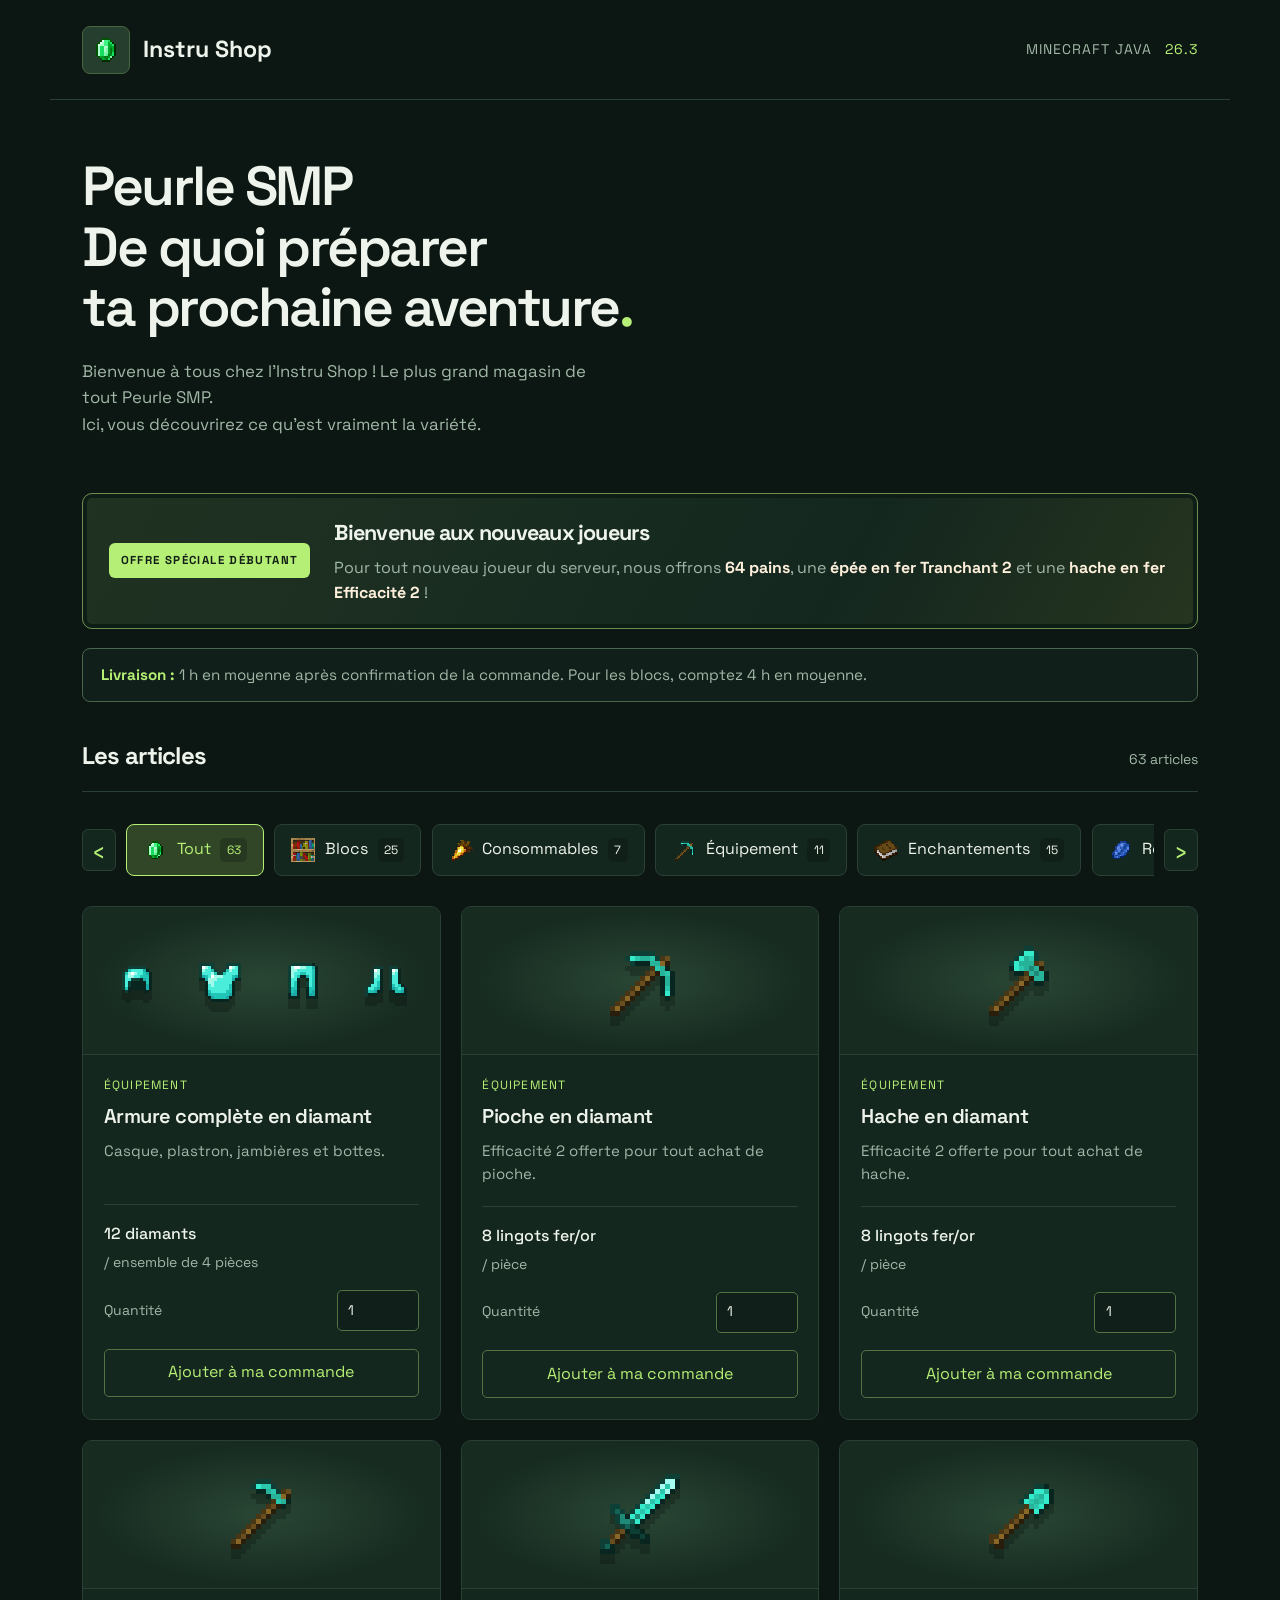
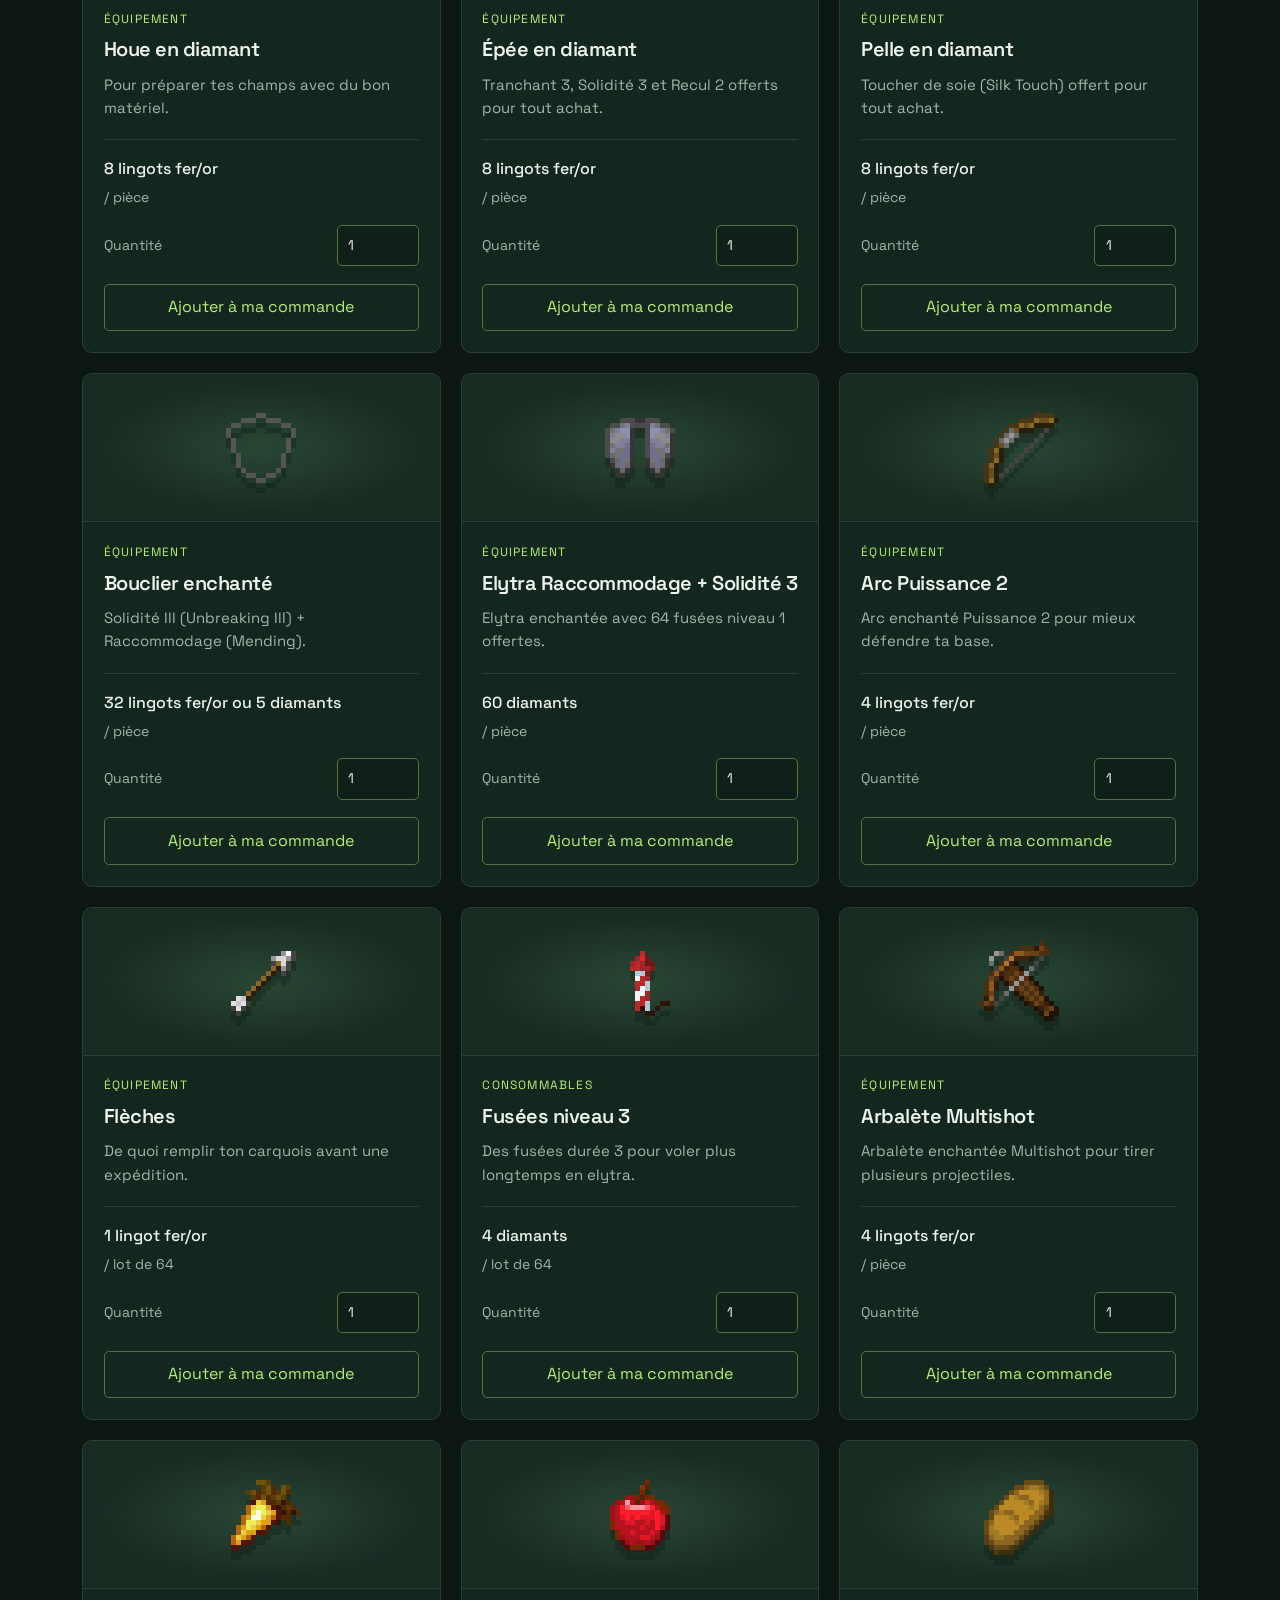
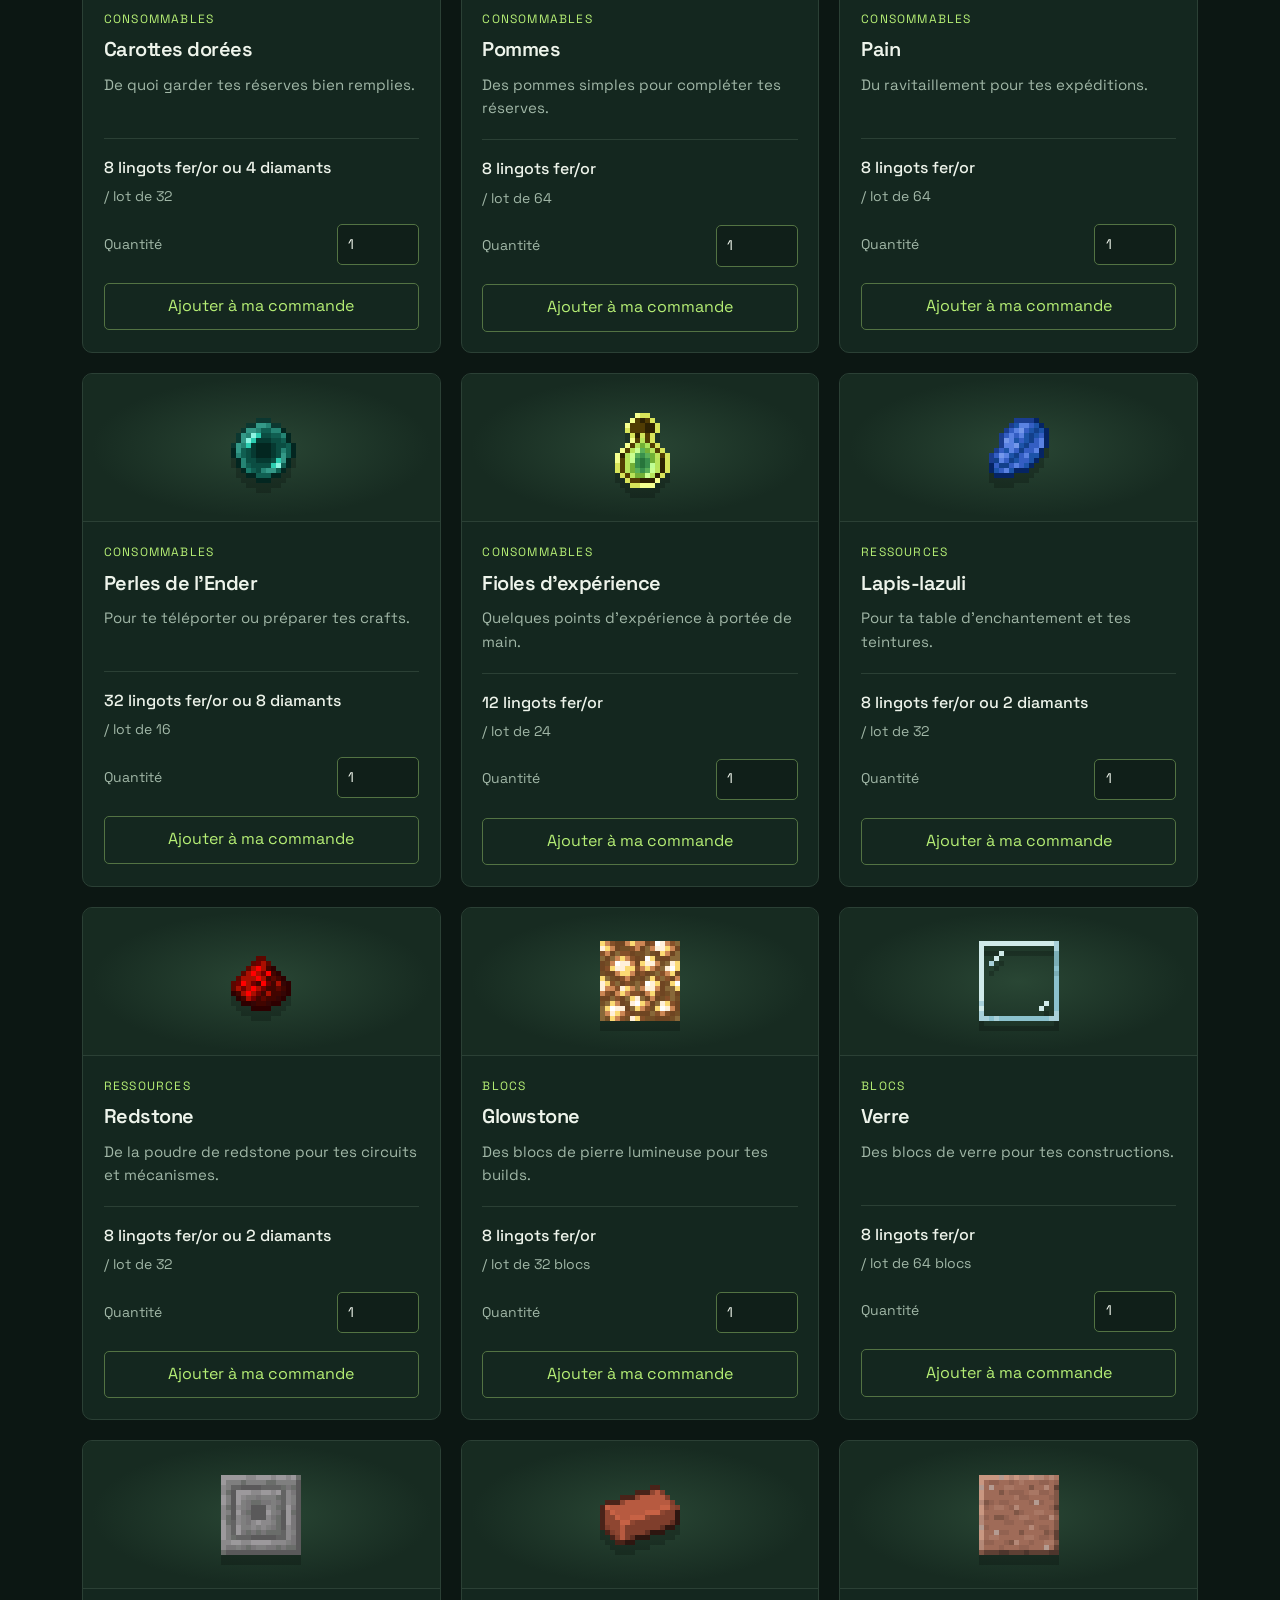
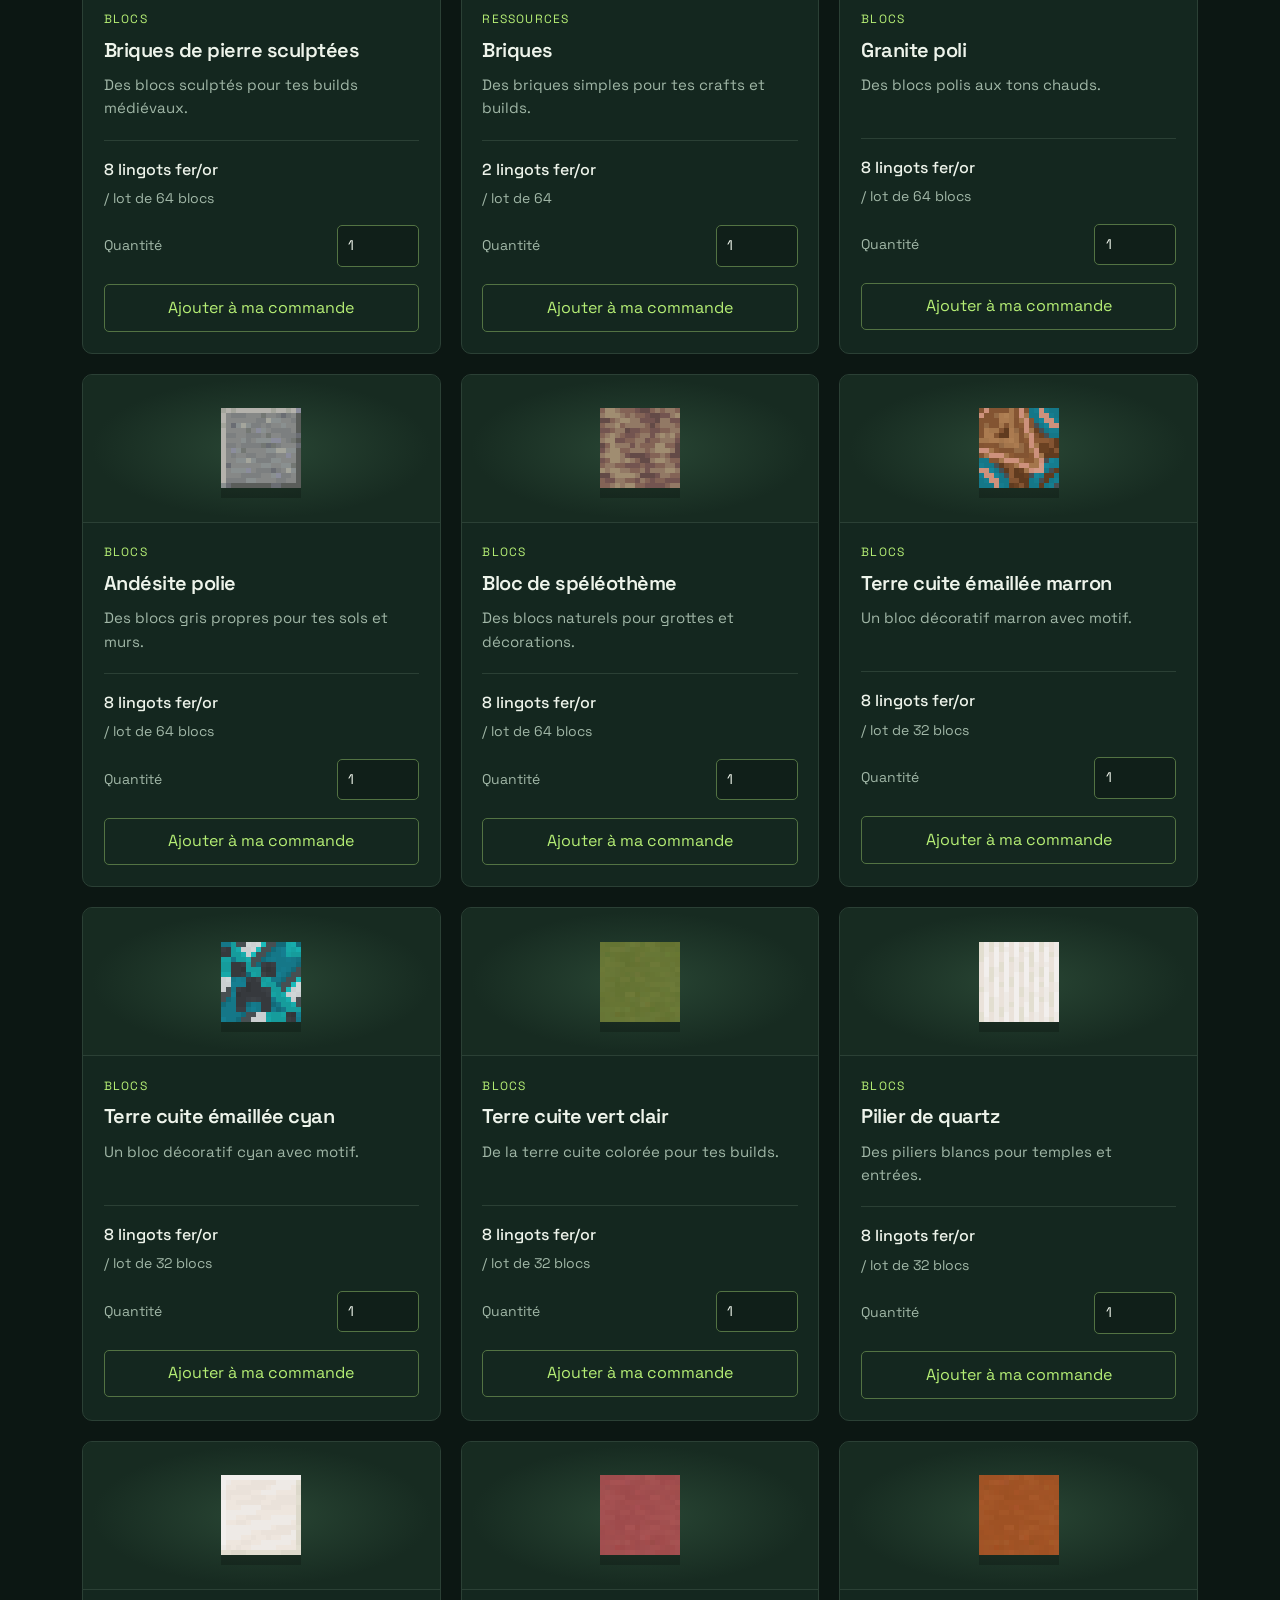
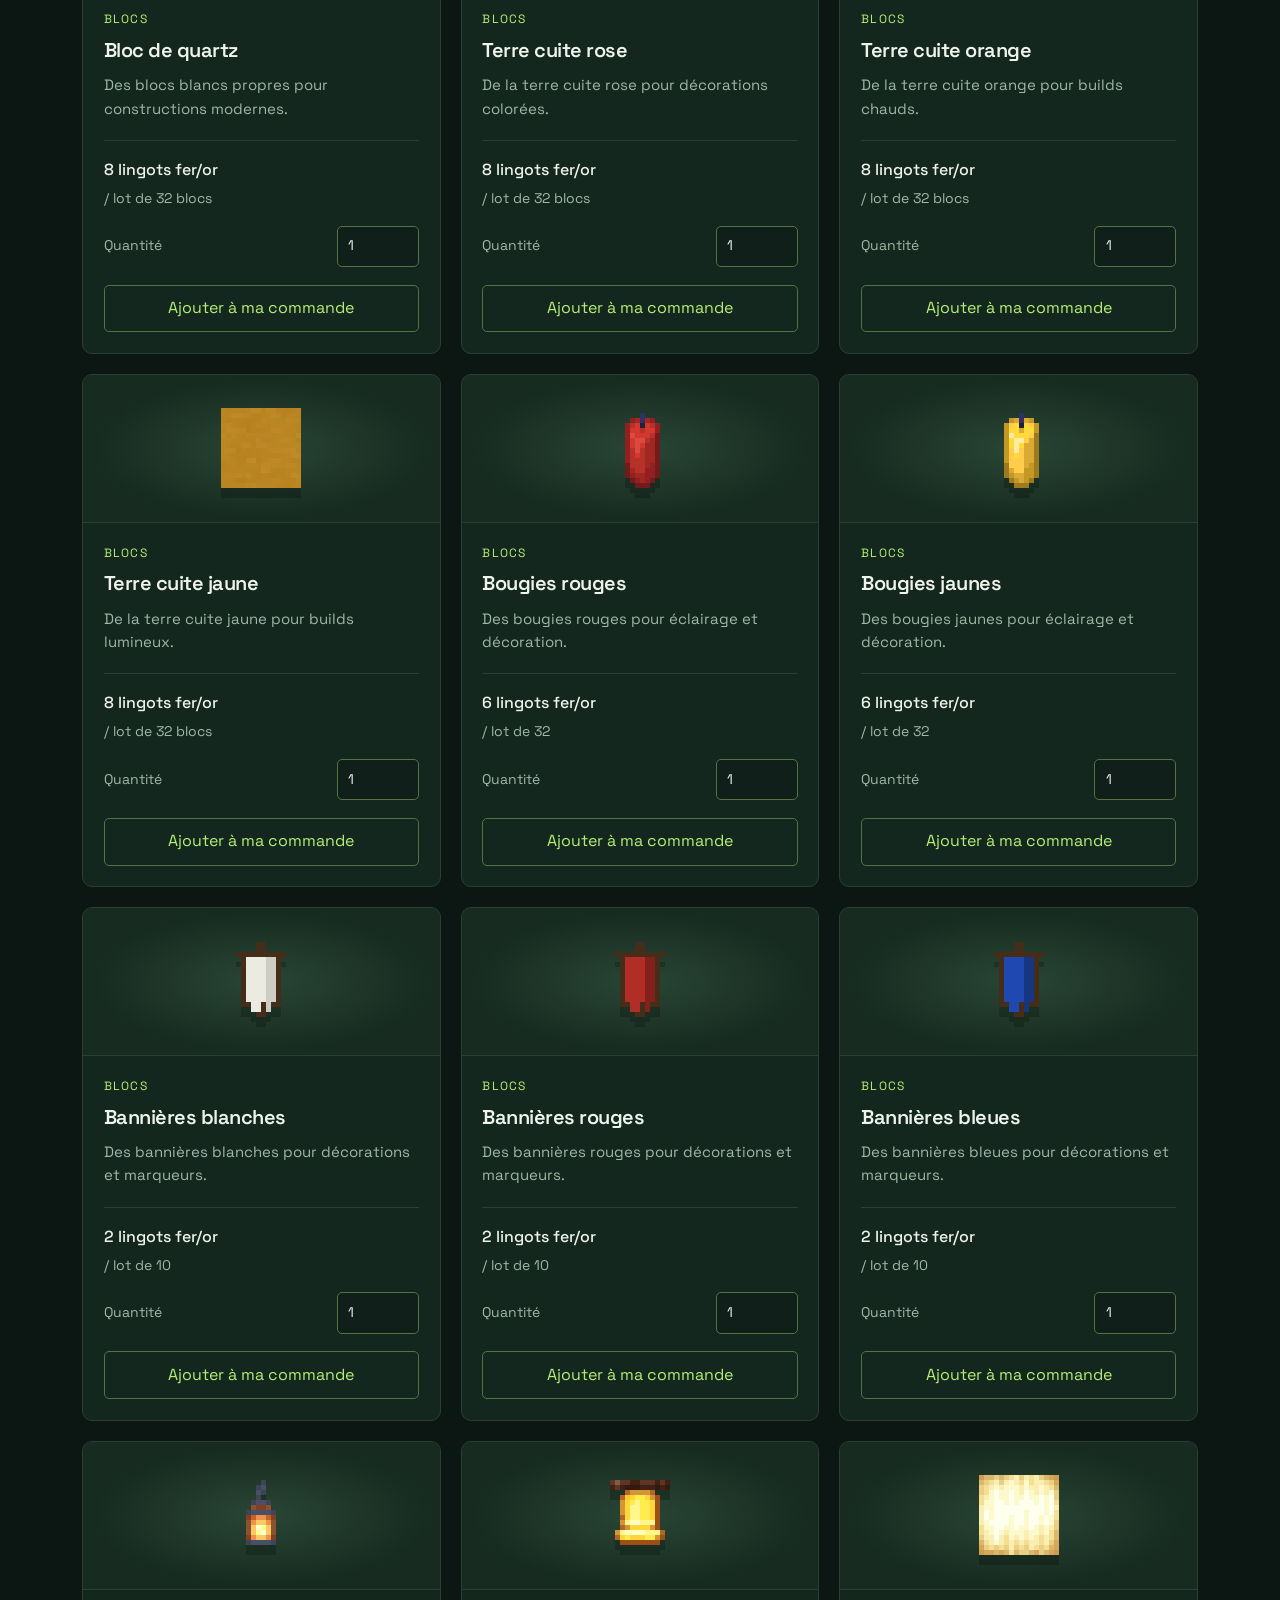
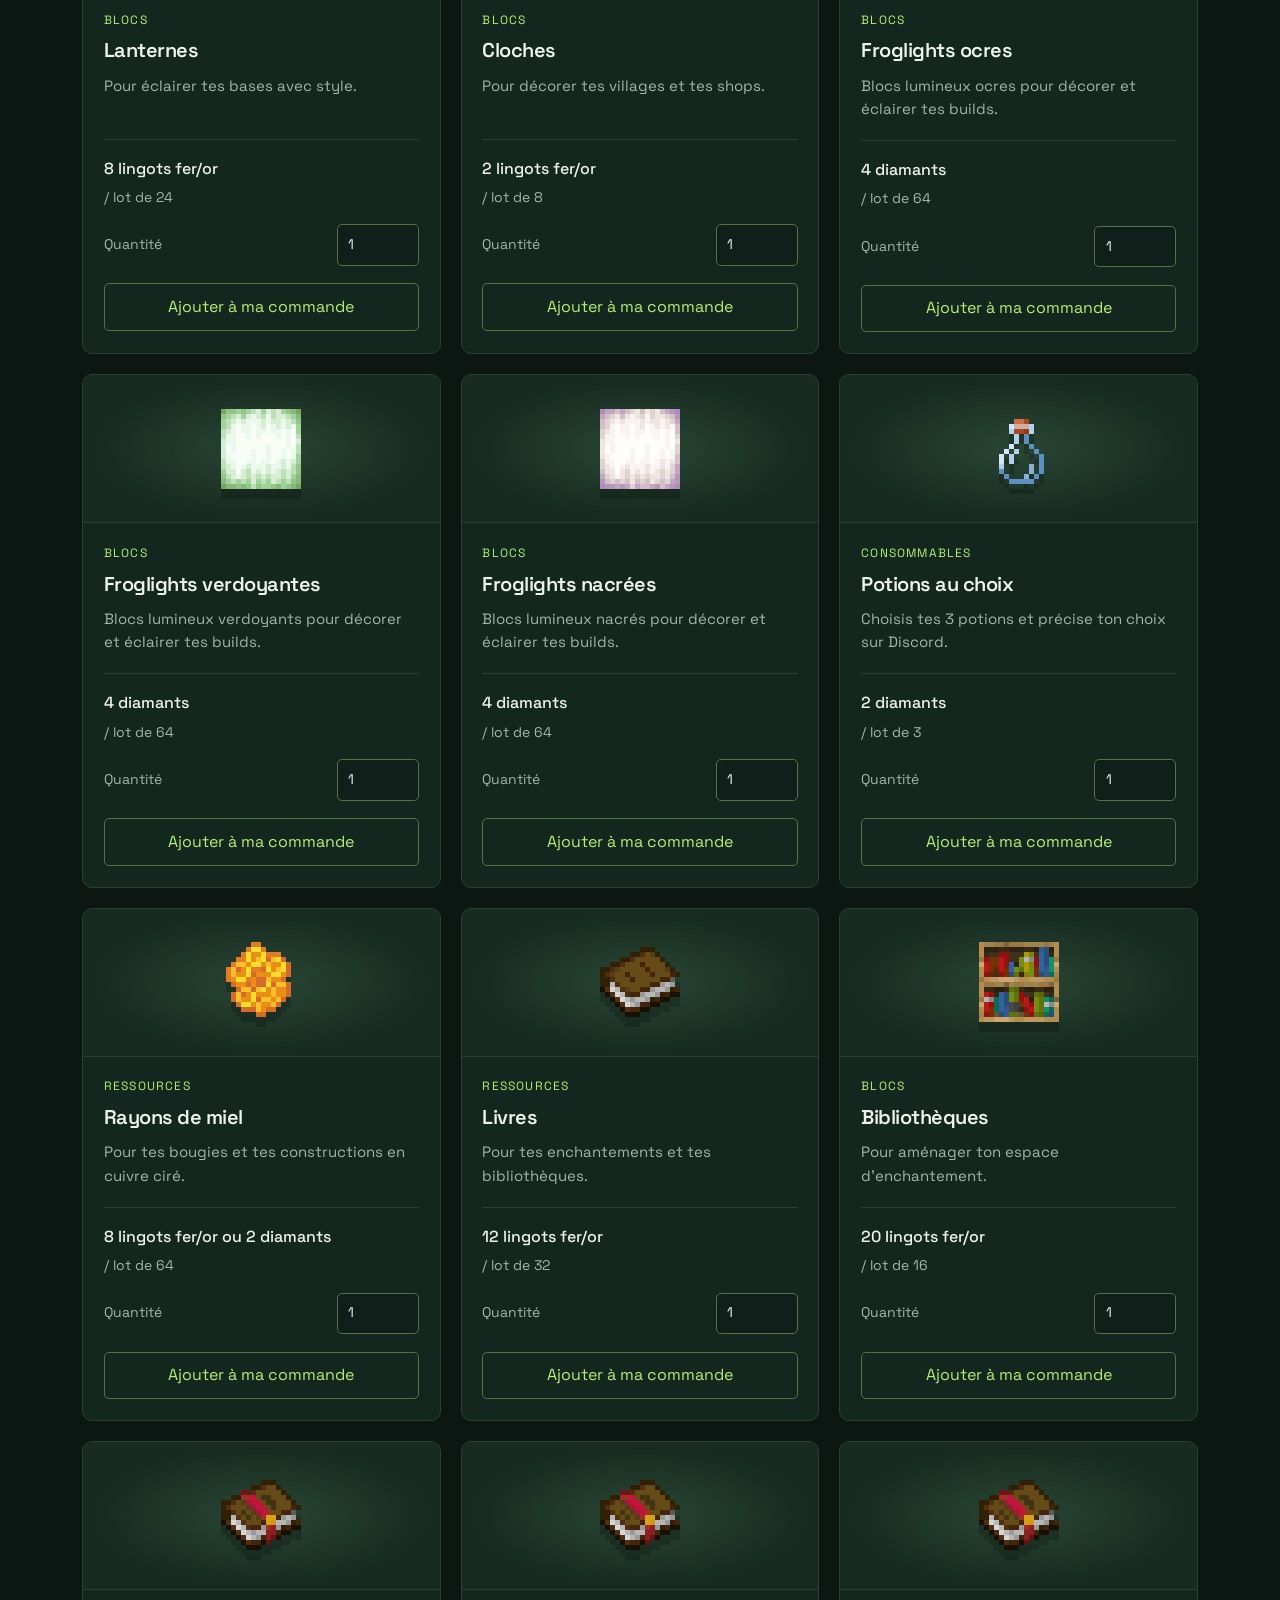
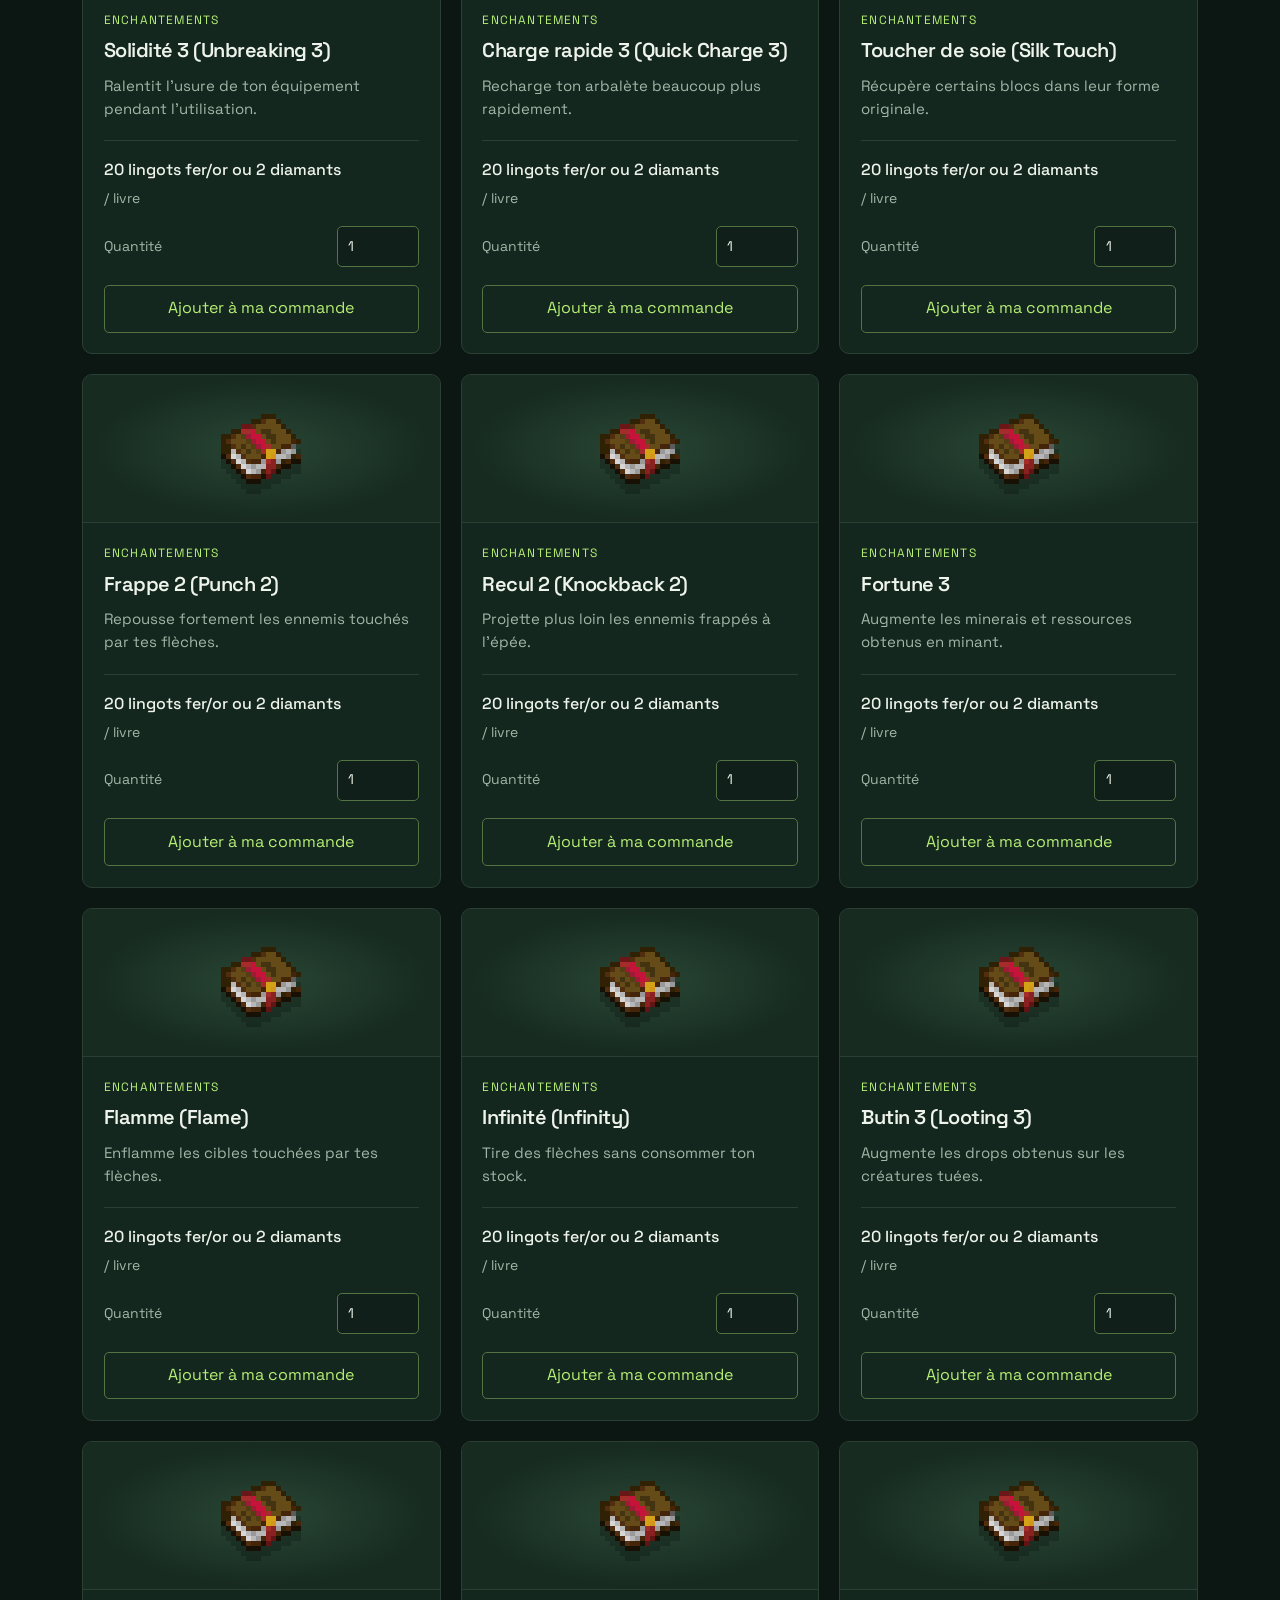
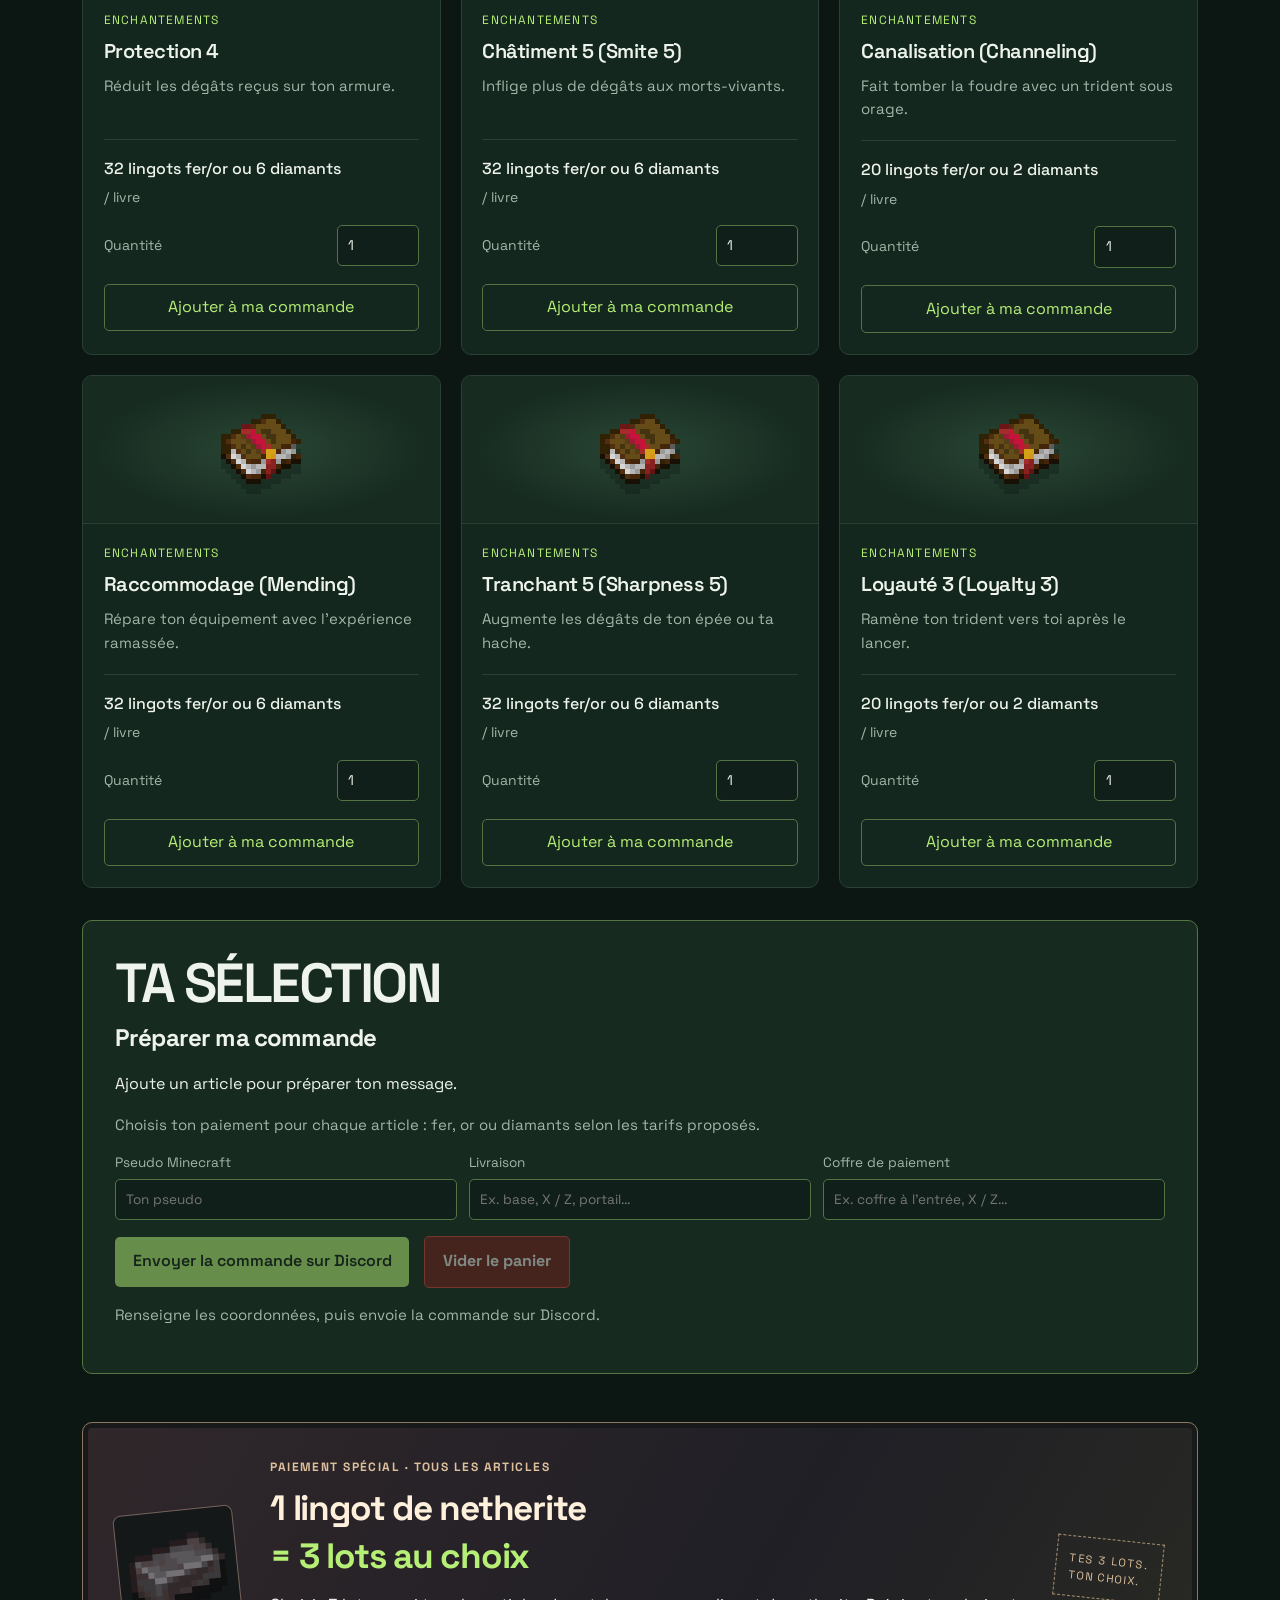
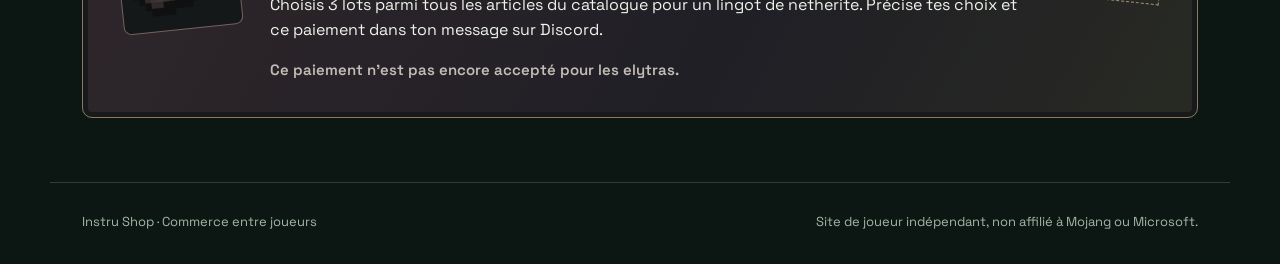
<file: index.html>
<!doctype html>
<html lang="fr">
<head>
  <meta charset="UTF-8">
  <meta name="viewport" content="width=device-width, initial-scale=1">
  <meta name="theme-color" content="#10241e">
  <meta name="description" content="Bienvenue à tous chez l’Instru Shop ! Le plus grand magasin de tout Peurle SMP.">
  <title>Instru Shop — Peurle SMP</title>
  <link rel="icon" href="[data-uri]" type="image/png">
  <link rel="stylesheet" href="./style.css?v=18">
  <script src="./config.js?v=2" defer></script>
  <script src="./images.js?v=21" defer></script><script src="./catalogue.js?v=42" defer></script>
  <script src="./pricing.js?v=3" defer></script>
  <script src="./app.js?v=26" defer></script>
  <!-- pages-refresh: 2026-09-26 15:20:00 -->
</head>
<body>
  <a class="skip-link" href="#catalogue">Aller au catalogue</a>
  <header class="site-header">
    <a class="brand" href="./" aria-label="Accueil de la boutique">
      <span class="brand-icon"><img src="[data-uri]" alt="" width="32" height="32"></span>
      <span id="shop-name">Instru Shop</span>
    </a>
    <span class="edition">MINECRAFT JAVA <span>26.3</span></span>
  </header>
  <main>
    <section class="intro" aria-labelledby="page-title">
      <div>
        <p class="eyebrow" id="server-name">Peurle SMP</p>
        <h1 id="page-title">De quoi préparer<br>ta prochaine aventure<span>.</span></h1>
        <p class="intro-copy" id="shop-description">Bienvenue à tous chez l’Instru Shop ! Le plus grand magasin de tout Peurle SMP.
Ici, vous découvrirez ce qu’est vraiment la variété.</p>
      </div>
    </section>
    <section class="starter-offer" aria-labelledby="starter-title">
      <div class="starter-badge">OFFRE SPÉCIALE DÉBUTANT</div>
      <div>
        <h2 id="starter-title">Bienvenue aux nouveaux joueurs</h2>
        <p>Pour tout nouveau joueur du serveur, nous offrons <strong>64 pains</strong>, une <strong>épée en fer Tranchant 2</strong> et une <strong>hache en fer Efficacité 2</strong> !</p>
      </div>
    </section>
    <aside class="delivery-note" aria-label="Information de livraison">
      <strong>Livraison :</strong> 1 h en moyenne après confirmation de la commande. Pour les blocs, comptez 4 h en moyenne.
    </aside>
    <section id="catalogue" aria-labelledby="catalogue-title">
      <div class="section-heading"><h2 id="catalogue-title">Les articles</h2><span id="article-count"></span></div>
      <nav class="shelf-carousel" aria-label="Rayons de la boutique">
        <button class="shelf-arrow" id="shelf-prev" type="button" aria-label="Faire défiler les rayons vers la gauche">‹</button>
        <div class="shelf-track" id="shelf-track"></div>
        <button class="shelf-arrow" id="shelf-next" type="button" aria-label="Faire défiler les rayons vers la droite">›</button>
      </nav>
      <p class="shelf-status" id="shelf-status" role="status" aria-live="polite"></p>
      <div class="product-grid" id="products"></div>
      <noscript><p>Active JavaScript pour afficher les articles de la boutique.</p></noscript>
    </section>
    <section class="order-panel" id="order-panel" hidden aria-labelledby="order-title">
      <div><p class="eyebrow">TA SÉLECTION</p><h2 id="order-title">Préparer ma commande</h2></div>
      <p id="order-empty">Ajoute un article pour préparer ton message.</p>
      <p class="order-help">Choisis ton paiement pour chaque article : fer, or ou diamants selon les tarifs proposés.</p>
      <ul id="order-items"></ul>
      <div class="order-total" id="order-total"></div>
      <div class="order-coordinates" aria-label="Informations de commande">
        <label>Pseudo Minecraft<input id="customer-name" autocomplete="nickname" placeholder="Ton pseudo"></label>
        <label>Livraison<input id="delivery-location" autocomplete="off" placeholder="Ex. base, X / Z, portail..."></label>
        <label>Coffre de paiement<input id="payment-chest" autocomplete="off" placeholder="Ex. coffre à l’entrée, X / Z..."></label>
      </div>
      <button type="button" class="primary-button" id="send-order" hidden disabled>Envoyer la commande sur Discord</button>
      <button type="button" class="danger-button" id="clear-cart" disabled>Vider le panier</button>
      <p class="order-help" id="order-help"></p>
      <p role="status" aria-live="polite" id="copy-status"></p>
      <textarea id="order-fallback" aria-label="Message de commande à copier manuellement" readonly hidden></textarea>
    </section>
    <section class="netherite-offer" aria-labelledby="netherite-title">
      <div class="netherite-emblem" aria-hidden="true"><img src="[data-uri]" alt="" width="96" height="96"></div>
      <div class="netherite-copy">
        <p class="netherite-label">PAIEMENT SPÉCIAL · TOUS LES ARTICLES</p>
        <h2 id="netherite-title">1 lingot de netherite<span> = 3 lots au choix</span></h2>
        <p>Choisis 3 lots parmi tous les articles du catalogue pour un lingot de netherite. Précise tes choix et ce paiement dans ton message sur Discord.</p>
        <p class="netherite-note">Ce paiement n’est pas encore accepté pour les elytras.</p>
      </div>
      <span class="netherite-stamp">TES 3 LOTS.<br>TON CHOIX.</span>
    </section>
    <div class="cart-toast" id="cart-toast" role="status" aria-live="polite" hidden></div>
  </main>
  <footer><span id="footer-brand">Instru Shop · Commerce entre joueurs</span><span>Site de joueur indépendant, non affilié à Mojang ou Microsoft.</span></footer>
</body>
</html>
</file>
<file: style.css>
@import url('https://fonts.googleapis.com/css2?family=Space+Grotesk:wght@400;500;600;700&display=swap');
:root{color-scheme:dark;--bg:#0c1713;--panel:#14271f;--line:#2b4035;--text:#eef4eb;--muted:#a1b7a7;--accent:#b6ef75;font-family:'Space Grotesk',system-ui,sans-serif;font-size:16px}
*{box-sizing:border-box}body{margin:0;background:var(--bg);color:var(--text);line-height:1.55}a{color:inherit}button,textarea{font:inherit}button{cursor:pointer}button:disabled{cursor:default;opacity:.5}[hidden]{display:none!important}:focus-visible{outline:3px solid var(--accent);outline-offset:5px}.skip-link{position:absolute;top:-100px;left:1rem;background:var(--accent);color:var(--bg);padding:1rem;z-index:10}.skip-link:focus{top:1rem}.site-header,main,footer{max-width:1180px;margin:auto;padding-left:2rem;padding-right:2rem}.site-header{min-height:100px;display:flex;align-items:center;justify-content:space-between;border-bottom:1px solid var(--line);gap:1rem}.brand{font-weight:700;font-size:1.45rem;display:flex;align-items:center;gap:.8rem;text-decoration:none}.brand-icon{display:grid;place-items:center;width:48px;height:48px;background:#263e2d;border:1px solid #456641;border-radius:8px}.brand img,.product-image img{image-rendering:pixelated;object-fit:contain}.edition{font-size:.875rem;color:var(--muted);letter-spacing:.07em}.edition span{color:var(--accent);margin-left:.5rem}.intro{display:grid;grid-template-columns:1fr;gap:3rem;align-items:center;padding:3.5rem 0}.eyebrow,h1{font-size:clamp(2.1rem,4.3vw,3.7rem);font-weight:600;line-height:1.1;letter-spacing:-.045em;margin:0}h1>span{color:var(--accent)}.intro-copy{max-width:530px;color:var(--muted);margin:1.3rem 0 0;font-size:1.05rem}.section-heading{display:flex;justify-content:space-between;align-items:baseline;border-bottom:1px solid var(--line);margin-bottom:1.6rem;padding-bottom:1rem;gap:1rem}h2{font-size:1.5rem;letter-spacing:-.035em;margin:0}.section-heading>span{font-size:.875rem;color:var(--muted)}.product-grid{display:grid;grid-template-columns:repeat(3,minmax(0,1fr));gap:1.25rem}.product-card{border:1px solid var(--line);background:var(--panel);border-radius:10px;overflow:hidden}.product-image{height:148px;display:grid;place-items:center;background:radial-gradient(ellipse at center,#294634 0%,#172b21 67%);border-bottom:1px solid var(--line)}.product-image img{filter:drop-shadow(0 10px 0 #0003);transition:transform .2s}.product-card:hover .product-image img{transform:translateY(-4px)}.product-content{padding:1.3rem}.category{font-size:.75rem;letter-spacing:.1em;text-transform:uppercase;color:var(--accent);margin:0 0 .5rem}h3{font-size:1.25rem;line-height:1.3;margin:0;font-weight:600;letter-spacing:-.025em}.product-description{font-size:.9375rem;color:var(--muted);margin:.65rem 0 1.25rem;min-height:3em}.product-cost{display:flex;flex-wrap:wrap;align-items:baseline;gap:.4rem;border-top:1px solid var(--line);padding-top:1rem}.product-cost strong{font-weight:500}.product-cost span{font-size:.875rem;color:var(--muted)}.add-button{width:100%;margin-top:1.1rem;background:transparent;color:var(--accent);border:1px solid #537343;border-radius:5px;padding:.65rem}.add-button:hover{background:#29412d}.order-panel{margin:2rem 0;border:1px solid #557643;border-radius:10px;padding:2rem;background:#172a20}.order-panel .eyebrow{margin-bottom:.35rem}#order-items{list-style:none;padding:0}.order-row{display:flex;align-items:center;justify-content:space-between;gap:1rem;border-bottom:1px solid var(--line);padding:.75rem 0}.remove-button{background:transparent;border:0;color:var(--muted);text-decoration:underline;padding:.5rem}.order-total{font-size:1.2rem;font-weight:600;margin:1rem 0}.primary-button{background:var(--accent);color:#132016;border:0;border-radius:5px;padding:.8rem 1.1rem;font-weight:600}.order-help,#copy-status{font-size:.9375rem;color:var(--muted)}#copy-status{color:var(--accent)}textarea{width:100%;min-height:130px;background:var(--bg);color:var(--text);padding:1rem;border:1px solid var(--line);border-radius:5px}footer{margin-top:4rem;padding-top:1.8rem;padding-bottom:2rem;border-top:1px solid var(--line);display:flex;justify-content:space-between;gap:1.5rem;font-size:.8125rem;color:var(--muted)}footer span:last-child{max-width:400px;text-align:right}
@media(max-width:850px){.product-grid{grid-template-columns:repeat(2,minmax(0,1fr))}.intro{grid-template-columns:1fr;gap:1.5rem;padding:2.5rem 0}}
@media(max-width:520px){.site-header,main,footer{padding-left:1.2rem;padding-right:1.2rem}.site-header{min-height:85px;flex-wrap:wrap;padding-top:1rem;padding-bottom:1rem}.brand{font-size:1.2rem}.brand-icon{width:38px;height:38px}.edition{font-size:.75rem}.product-grid{grid-template-columns:1fr}.product-card{display:grid;grid-template-columns:100px minmax(0,1fr)}.product-image{height:100%;border-bottom:0;border-right:1px solid var(--line)}.product-image img{width:64px;height:64px}.product-content{padding:1rem}.product-description{min-height:0;margin:.5rem 0 .8rem}.product-cost{padding-top:.7rem}.product-cost strong{font-size:.9375rem}h3{font-size:1.1rem}footer{flex-direction:column;gap:.7rem;margin-top:2.5rem}footer span:last-child{text-align:left}.order-panel{padding:1.2rem}.order-row{align-items:flex-start}.intro-copy{font-size:1rem}}
@media(prefers-reduced-motion:reduce){*{transition:none!important;scroll-behavior:auto!important}}
.armor-images{grid-template-columns:repeat(4,1fr);gap:.5rem;padding:1rem}.armor-images img{width:48px;height:48px}.management{padding-top:2.5rem}.management h1{font-size:clamp(2rem,4vw,3rem)}.management form{margin-top:2rem}.currency-field{display:block;max-width:440px;margin-bottom:2rem}.management label{font-size:.9375rem;color:var(--muted)}.management input{display:block;width:100%;font:inherit;color:var(--text);background:#14271f;border:1px solid #4a6251;border-radius:5px;padding:.75rem;margin-top:.4rem;min-width:0}.price-editor{display:grid;grid-template-columns:1fr 1fr;gap:1.2rem}.price-editor fieldset{display:grid;grid-template-columns:1fr 1.6fr;gap:1rem;border:1px solid var(--line);border-radius:8px;padding:1rem;min-width:0}.price-editor legend{font-weight:600;padding:0 .4rem;max-width:100%}.publish-box{margin-top:2rem;background:var(--panel);border:1px solid var(--line);border-radius:8px;padding:1.5rem}.publish-box p,.publish-box li{color:var(--muted)}.publish-box ol{padding-left:1.3rem}.publish-box li{margin:.5rem 0}.publish-actions{display:flex;gap:1rem;flex-wrap:wrap}.secondary-button{display:inline-block;border:1px solid #678551;padding:.75rem 1rem;border-radius:5px;color:var(--accent);text-decoration:none}.publish-box textarea{margin-top:.7rem;min-height:220px;font-family:monospace;font-size:.875rem}#editor-status{color:var(--accent)}@media(max-width:700px){.price-editor{grid-template-columns:1fr}}@media(max-width:520px){.armor-images{grid-template-columns:1fr 1fr;gap:.35rem;padding:.7rem}.armor-images img{width:32px;height:32px}.publish-actions>*{width:100%;text-align:center}.price-editor fieldset{grid-template-columns:1fr}.publish-box{padding:1rem}}
.product-cost{flex-direction:column;gap:.35rem}.product-cost strong{line-height:1.6}.order-summary{min-width:0;flex:1}.order-summary>span,.order-summary>small{display:block}.order-summary>small{color:var(--muted);margin-top:.25rem}.payment-choice{display:block;margin-top:.6rem;color:var(--muted);font-size:.875rem}.payment-choice select{display:block;margin-top:.3rem;max-width:100%;font:inherit;padding:.55rem .75rem;color:var(--text);background:#14271f;border:1px solid #678551;border-radius:5px}.price-editor fieldset{grid-template-columns:repeat(3,minmax(0,1fr))}.price-editor .unit-label{grid-column:1/-1}@media(max-width:520px){.price-editor fieldset{grid-template-columns:1fr}.product-cost strong{font-size:.875rem}}
.netherite-offer{display:flex;align-items:center;gap:2rem;margin:3rem 0 0;padding:2.2rem;border:1px solid #8c7763;border-radius:10px;background:linear-gradient(120deg,#30272a,#201f26 60%,#282a23);box-shadow:inset 0 0 0 5px #17191a;position:relative;overflow:hidden}.netherite-emblem{flex:0 0 120px;height:120px;display:grid;place-items:center;border:1px solid #75625b;background:#151819;border-radius:8px;transform:rotate(-6deg)}.netherite-emblem img{image-rendering:pixelated;object-fit:contain;filter:drop-shadow(0 8px 0 #0005)}.netherite-copy{flex:1;min-width:0}.netherite-label{color:#dec09c;font-size:.75rem;letter-spacing:.12em;font-weight:700;margin:0 0 .65rem}.netherite-copy h2{font-size:clamp(1.5rem,3vw,2.2rem);line-height:1.2;color:#fff0dc}.netherite-copy h2 span{display:block;color:var(--accent);margin-top:.3rem}.netherite-copy>p:last-child{color:#c3bdb7;font-size:.9375rem;margin:1rem 0 0;max-width:570px}.netherite-stamp{flex-shrink:0;border:1px dashed #aa9170;padding:.8rem;color:#dec09c;font-size:.7rem;line-height:1.5;letter-spacing:.13em;transform:rotate(6deg)}@media(max-width:850px){.netherite-stamp{display:none}}@media(max-width:520px){.netherite-offer{flex-direction:column;align-items:flex-start;gap:1.5rem;padding:1.6rem;margin-top:2rem}.netherite-emblem{flex-basis:auto;width:80px;height:80px}.netherite-emblem img{width:64px;height:64px}}
.shelf-carousel{display:flex;align-items:center;gap:.6rem;margin:0 0 1.5rem}.shelf-track{display:flex;gap:.65rem;overflow-x:auto;min-width:0;flex:1;padding:.4rem;scrollbar-width:thin;scrollbar-color:#537343 transparent;scroll-snap-type:x proximity}.shelf-button{flex-shrink:0;display:flex;align-items:center;gap:.6rem;border:1px solid var(--line);border-radius:8px;background:var(--panel);color:var(--text);padding:.8rem 1rem;font:inherit;scroll-snap-align:start;white-space:nowrap}.shelf-button img{image-rendering:pixelated;object-fit:contain}.shelf-button:hover{border-color:#789e56}.shelf-button[aria-pressed=true]{background:#304627;border-color:var(--accent);color:var(--accent)}.shelf-count{font-size:.75rem;border-radius:5px;background:#0003;padding:.15rem .4rem}.shelf-arrow{flex-shrink:0;width:34px;height:42px;border:1px solid var(--line);background:var(--panel);color:var(--accent);border-radius:6px;font-size:1.6rem}.shelf-arrow:disabled{opacity:.25}.shelf-status{position:absolute;width:1px;height:1px;padding:0;margin:-1px;overflow:hidden;clip-path:inset(50%);white-space:nowrap}@media(max-width:520px){.shelf-button{padding:.7rem .8rem;font-size:.875rem}.shelf-carousel{gap:.2rem}.shelf-arrow{width:28px}}
.intro-copy{white-space:pre-line}
.starter-offer{display:flex;align-items:center;gap:1.5rem;margin:0 0 2.2rem;padding:1.4rem 1.6rem;border:1px solid #6f8d4f;border-radius:10px;background:linear-gradient(120deg,#203322,#14271f 68%,#26351f);box-shadow:inset 0 0 0 4px #0f1d17}.starter-badge{flex-shrink:0;color:#132016;background:var(--accent);border-radius:6px;padding:.55rem .75rem;font-size:.72rem;font-weight:700;letter-spacing:.12em}.starter-offer h2{font-size:1.35rem;margin:0;color:#eef4eb}.starter-offer p{margin:.4rem 0 0;color:var(--muted)}.starter-offer strong{color:#fff0dc}@media(max-width:650px){.starter-offer{align-items:flex-start;flex-direction:column;gap:1rem;padding:1.2rem}.starter-badge{font-size:.68rem}}
.delivery-note{margin:-1rem 0 2.2rem;padding:.9rem 1.1rem;border:1px solid #47664c;border-radius:8px;background:#101f19;color:var(--muted);font-size:.95rem}.delivery-note strong{color:var(--accent)}

.quantity-control{display:grid;grid-template-columns:auto 82px;align-items:center;gap:.75rem;margin-top:1rem;color:var(--muted);font-size:.875rem}.quantity-control input,.order-quantity input{width:82px;font:inherit;color:var(--text);background:#101f19;border:1px solid #537343;border-radius:5px;padding:.55rem .65rem}.order-quantity{display:flex;align-items:center;gap:.6rem;margin-top:.55rem;color:var(--muted);font-size:.875rem}.order-quantity input{width:72px;padding:.45rem .55rem}
@media(max-width:520px){.quantity-control{grid-template-columns:1fr}.quantity-control input{width:100%}.order-quantity{align-items:flex-start;flex-direction:column;gap:.3rem}}

.netherite-copy .netherite-note{margin:.55rem 0 0;color:#dec09c;font-size:.82rem;font-weight:600}

.order-coordinates{display:grid;grid-template-columns:repeat(3,minmax(0,1fr));gap:.75rem;margin:1rem 0}.order-coordinates label{display:grid;gap:.35rem;color:var(--muted);font-size:.85rem}.order-coordinates input{width:100%;font:inherit;color:var(--text);background:#101f19;border:1px solid #537343;border-radius:5px;padding:.55rem .65rem}@media(max-width:850px){.order-coordinates{grid-template-columns:1fr}}@media(max-width:520px){.order-coordinates{grid-template-columns:1fr}#send-order{width:100%}}




.cart-toast{position:fixed;right:1.5rem;bottom:1.5rem;z-index:50;max-width:min(380px,calc(100vw - 2rem));background:linear-gradient(135deg,#14271f,#101f19);color:#eef4eb;border:1px solid #b6ef75;border-left:5px solid #b6ef75;border-radius:10px;padding:.9rem 1.15rem;font-weight:700;box-shadow:0 18px 45px #0009,0 0 0 1px #29412d inset,0 0 26px #b6ef7533;opacity:0;transform:translateY(22px);transition:opacity .24s ease,transform .24s ease}.cart-toast::before{content:"✓";display:inline-grid;place-items:center;width:1.35rem;height:1.35rem;margin-right:.55rem;background:#b6ef75;color:#132016;border-radius:4px;font-weight:900}.cart-toast.is-visible{opacity:1;transform:translateY(0)}
@media(max-width:520px){.cart-toast{left:1rem;right:1rem;bottom:1rem;text-align:center}}





.danger-button{margin-left:.7rem;background:#7f1d1d;color:#fff;border:1px solid #ef4444;border-radius:5px;padding:.8rem 1.1rem;font:inherit;font-weight:700}.danger-button:hover:not(:disabled){background:#991b1b}.danger-button:disabled{opacity:.45}
@media(max-width:520px){.danger-button{width:100%;margin:.7rem 0 0}}
</file>
